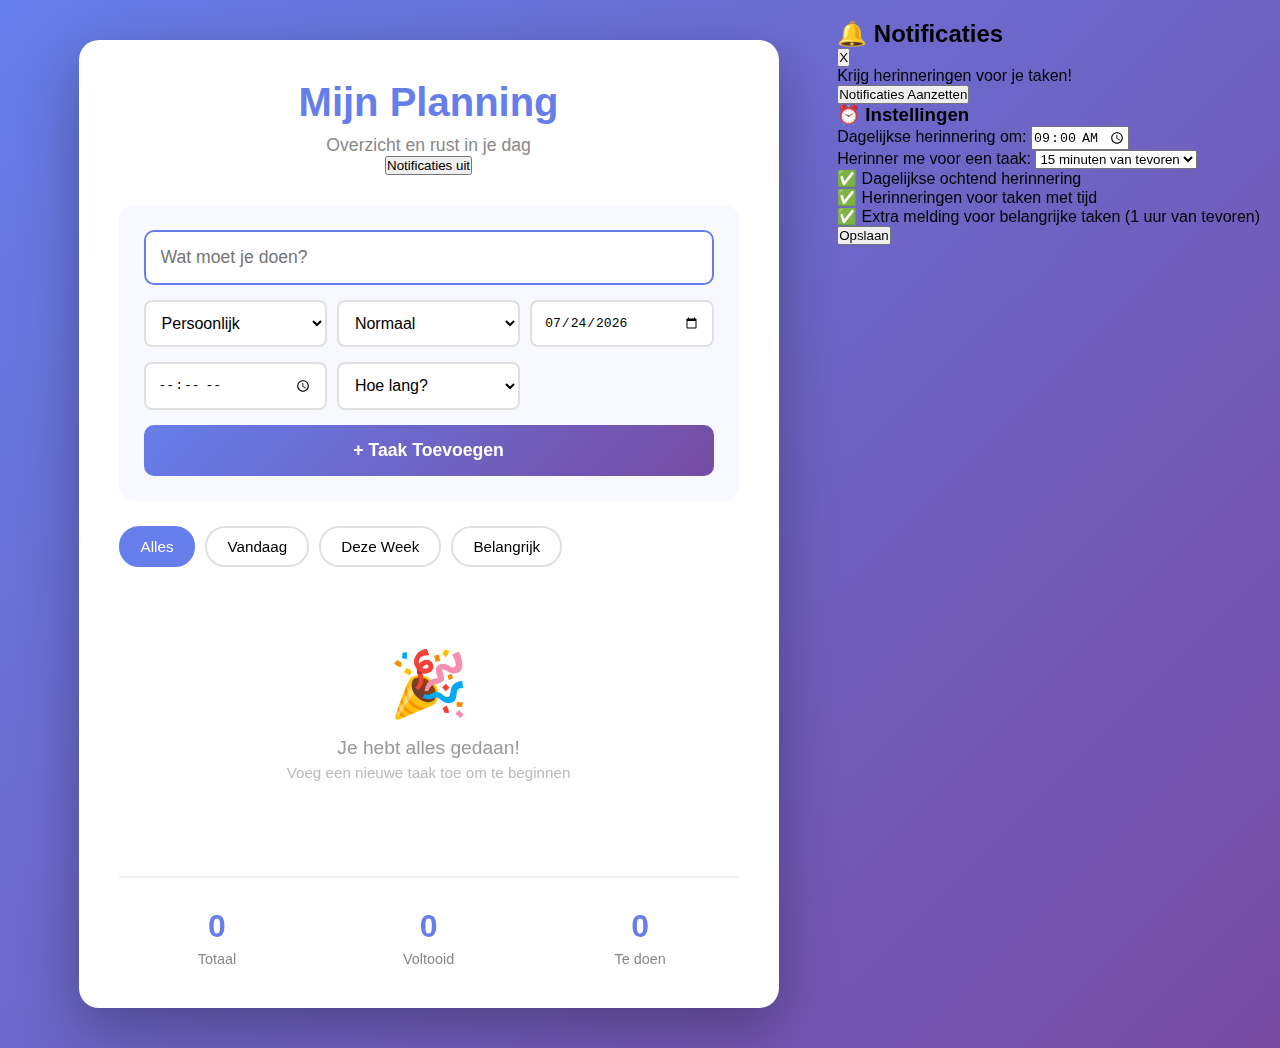
<file: index.html>
<!DOCTYPE html>
<html lang="nl">
<head>
    <meta charset="UTF-8">
    <meta name="viewport" content="width=device-width, initial-scale=1.0">
    <title>Mijn Planning</title>
    
    <meta name="theme-color" content="#667eea">
    <meta name="apple-mobile-web-app-capable" content="yes">
    <meta name="apple-mobile-web-app-status-bar-style" content="black-translucent">
    <meta name="apple-mobile-web-app-title" content="Mijn Planning">
    <meta name="description" content="Overzicht en rust in je dag">
    
    <link rel="apple-touch-icon" href="icon.png">
    <link rel="icon" type="image/png" href="icon.png">
    <link rel="manifest" href="manifest.json">
    
    <link rel="stylesheet" href="style.css">
</head>
<body>
    <div class="container">
        <header>
            <h1>Mijn Planning</h1>
            <p class="subtitle">Overzicht en rust in je dag</p>
            <button id="notificationBtn" class="notification-toggle">Notificaties uit</button>
        </header>

        <div class="add-task-section">
            <input type="text" id="taskInput" placeholder="Wat moet je doen?" class="task-input">
            
            <div class="task-options">
                <select id="categorySelect" class="category-select">
                    <option value="persoonlijk">Persoonlijk</option>
                    <option value="werk">Werk</option>
                    <option value="boodschappen">Boodschappen</option>
                    <option value="huishouden">Huishouden</option>
                    <option value="gezondheid">Gezondheid</option>
                    <option value="overig">Overig</option>
                </select>

                <select id="prioritySelect" class="priority-select">
                    <option value="laag">Laag</option>
                    <option value="normaal" selected>Normaal</option>
                    <option value="hoog">Belangrijk</option>
                </select>

                <input type="date" id="dateInput" class="date-input">
            </div>

            <div class="task-options">
                <input type="time" id="timeInput" class="time-input" placeholder="Tijd">
                
                <select id="durationSelect" class="duration-select">
                    <option value="">Hoe lang?</option>
                    <option value="15">15 min</option>
                    <option value="30">30 min</option>
                    <option value="45">45 min</option>
                    <option value="60">1 uur</option>
                    <option value="90">1,5 uur</option>
                    <option value="120">2 uur</option>
                    <option value="180">3 uur</option>
                    <option value="240">4 uur</option>
                </select>

                <div class="spacer"></div>
            </div>

            <button id="addTaskBtn" class="add-btn">+ Taak Toevoegen</button>
        </div>

        <div class="filters">
            <button class="filter-btn active" data-filter="all">Alles</button>
            <button class="filter-btn" data-filter="today">Vandaag</button>
            <button class="filter-btn" data-filter="week">Deze Week</button>
            <button class="filter-btn" data-filter="important">Belangrijk</button>
        </div>

        <div class="tasks-container">
            <div id="tasksList" class="tasks-list"></div>

            <div class="empty-state" id="emptyState">
                <div class="empty-icon">&#127881;</div>
                <p>Je hebt alles gedaan!</p>
                <p class="empty-subtitle">Voeg een nieuwe taak toe om te beginnen</p>
            </div>
        </div>

        <div class="stats">
            <div class="stat-item">
                <span class="stat-number" id="totalTasks">0</span>
                <span class="stat-label">Totaal</span>
            </div>
            <div class="stat-item">
                <span class="stat-number" id="completedTasks">0</span>
                <span class="stat-label">Voltooid</span>
            </div>
            <div class="stat-item">
                <span class="stat-number" id="remainingTasks">0</span>
                <span class="stat-label">Te doen</span>
            </div>
        </div>
    </div>

    <div id="notificationModal" class="modal">
        <div class="modal-content">
            <div class="modal-header">
                <h2 id="modalTitle">Notificaties</h2>
                <button id="closeModal" class="close-btn">X</button>
            </div>
            
            <div class="modal-body">
                <div class="notification-info">
                    <p>Krijg herinneringen voor je taken!</p>
                </div>

                <button id="enableNotificationsBtn" class="enable-btn">Notificaties Aanzetten</button>

                <div class="settings-section">
                    <h3 id="settingsTitle">Instellingen</h3>
                    
                    <div class="setting-item">
                        <label>Dagelijkse herinnering om:</label>
                        <input type="time" id="dailyTimeInput" value="09:00" class="setting-input">
                    </div>

                    <div class="setting-item">
                        <label>Herinner me voor een taak:</label>
                        <select id="reminderMinutesInput" class="setting-input">
                            <option value="5">5 minuten van tevoren</option>
                            <option value="10">10 minuten van tevoren</option>
                            <option value="15" selected>15 minuten van tevoren</option>
                            <option value="30">30 minuten van tevoren</option>
                            <option value="60">1 uur van tevoren</option>
                        </select>
                    </div>

                    <div class="setting-info">
                        <p id="setting1">Dagelijkse ochtend herinnering</p>
                        <p id="setting2">Herinneringen voor taken met tijd</p>
                        <p id="setting3">Extra melding voor belangrijke taken (1 uur van tevoren)</p>
                    </div>

                    <button id="saveSettingsBtn" class="save-btn">Opslaan</button>
                </div>
            </div>
        </div>
    </div>

    <script src="app.js"></script>
    <script>
        if ('serviceWorker' in navigator) {
            navigator.serviceWorker.register('sw.js').catch(function() {});
        }
        
        // Add emojis via JavaScript to avoid encoding issues
        document.addEventListener('DOMContentLoaded', function() {
            document.getElementById('modalTitle').textContent = String.fromCodePoint(0x1F514) + ' Notificaties';
            document.getElementById('settingsTitle').textContent = String.fromCodePoint(0x23F0) + ' Instellingen';
            document.getElementById('setting1').textContent = String.fromCodePoint(0x2705) + ' Dagelijkse ochtend herinnering';
            document.getElementById('setting2').textContent = String.fromCodePoint(0x2705) + ' Herinneringen voor taken met tijd';
            document.getElementById('setting3').textContent = String.fromCodePoint(0x2705) + ' Extra melding voor belangrijke taken (1 uur van tevoren)';
        });
    </script>
</body>
</html>
</file>
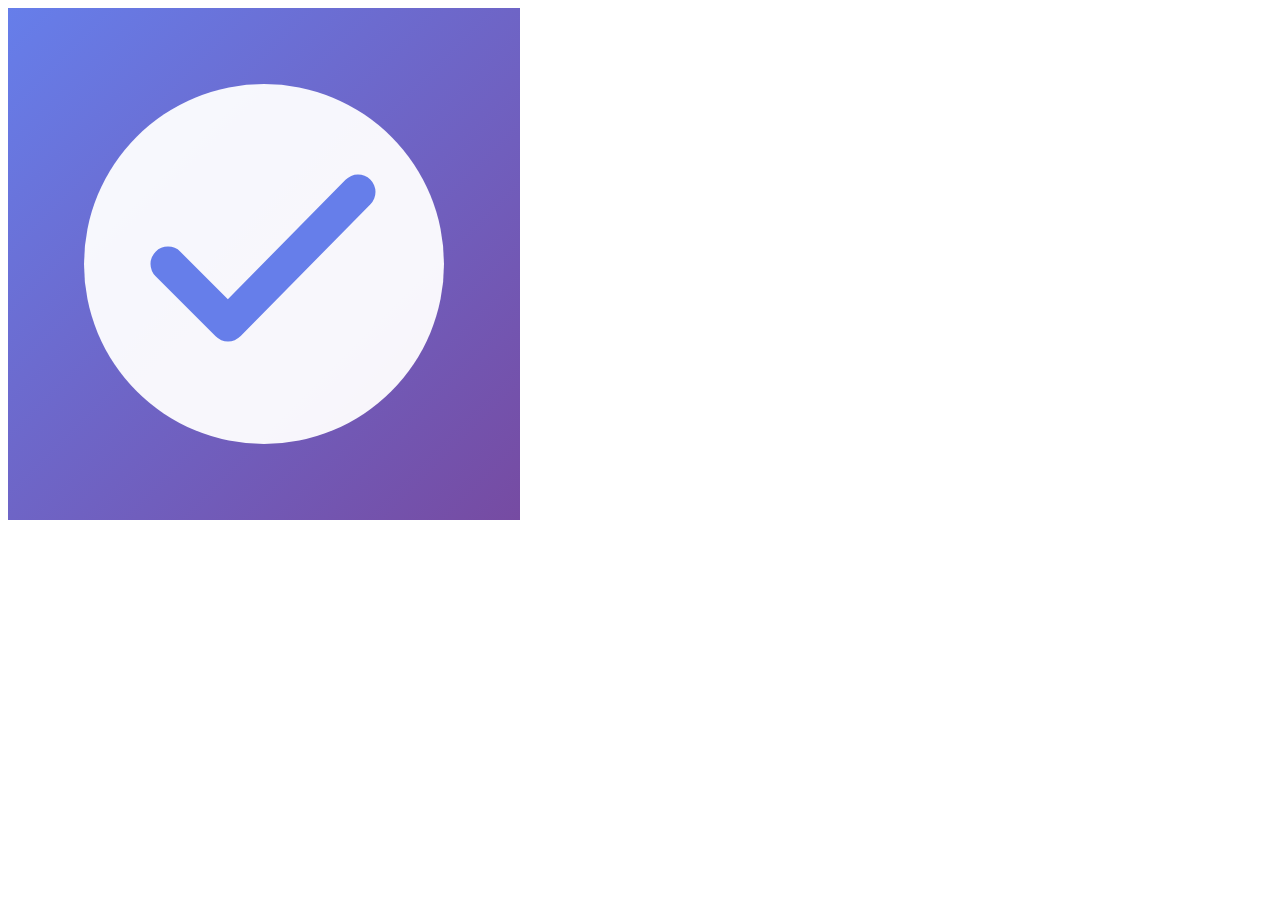
<file: icon-generator.html>
<!DOCTYPE html>
<html>
<head><title>Icon Generator</title></head>
<body>
<canvas id="canvas" width="512" height="512"></canvas>
<script>
const canvas = document.getElementById('canvas');
const ctx = canvas.getContext('2d');

// Background gradient
const gradient = ctx.createLinearGradient(0, 0, 512, 512);
gradient.addColorStop(0, '#667eea');
gradient.addColorStop(1, '#764ba2');
ctx.fillStyle = gradient;
ctx.fillRect(0, 0, 512, 512);

// White checkmark circle background
ctx.fillStyle = 'rgba(255, 255, 255, 0.95)';
ctx.beginPath();
ctx.arc(256, 256, 180, 0, Math.PI * 2);
ctx.fill();

// Checkmark
ctx.strokeStyle = '#667eea';
ctx.lineWidth = 35;
ctx.lineCap = 'round';
ctx.lineJoin = 'round';
ctx.beginPath();
ctx.moveTo(160, 256);
ctx.lineTo(220, 316);
ctx.lineTo(350, 184);
ctx.stroke();

// Download
const link = document.createElement('a');
link.download = 'icon.png';
link.href = canvas.toDataURL();
link.click();
</script>
</body>
</html>
</file>
<file: style.css>
* {
    margin: 0;
    padding: 0;
    box-sizing: border-box;
}

body {
    font-family: 'Segoe UI', Tahoma, Geneva, Verdana, sans-serif;
    background: linear-gradient(135deg, #667eea 0%, #764ba2 100%);
    min-height: 100vh;
    padding: 20px;
    display: flex;
    justify-content: center;
    align-items: flex-start;
}

.container {
    background: white;
    border-radius: 20px;
    box-shadow: 0 20px 60px rgba(0, 0, 0, 0.3);
    max-width: 700px;
    width: 100%;
    padding: 40px;
    margin: 20px auto;
}

header {
    text-align: center;
    margin-bottom: 30px;
}

h1 {
    color: #667eea;
    font-size: 2.5em;
    margin-bottom: 10px;
}

.subtitle {
    color: #888;
    font-size: 1.1em;
}

.add-task-section {
    background: #f8f9ff;
    padding: 25px;
    border-radius: 15px;
    margin-bottom: 25px;
}

.task-input {
    width: 100%;
    padding: 15px;
    border: 2px solid #e0e0e0;
    border-radius: 10px;
    font-size: 1.1em;
    margin-bottom: 15px;
    transition: border-color 0.3s;
}

.task-input:focus {
    outline: none;
    border-color: #667eea;
}

.task-options {
    display: grid;
    grid-template-columns: 1fr 1fr 1fr;
    gap: 10px;
    margin-bottom: 15px;
}

.category-select, .priority-select, .date-input, .time-input, .duration-select {
    padding: 12px;
    border: 2px solid #e0e0e0;
    border-radius: 8px;
    font-size: 1em;
    background: white;
    cursor: pointer;
    transition: border-color 0.3s;
}

.category-select:focus, .priority-select:focus, .date-input:focus, .time-input:focus, .duration-select:focus {
    outline: none;
    border-color: #667eea;
}

.time-input {
    cursor: text;
}

.spacer {
    /* Empty spacer for grid layout */
}

.add-btn {
    width: 100%;
    padding: 15px;
    background: linear-gradient(135deg, #667eea 0%, #764ba2 100%);
    color: white;
    border: none;
    border-radius: 10px;
    font-size: 1.1em;
    font-weight: bold;
    cursor: pointer;
    transition: transform 0.2s, box-shadow 0.2s;
}

.add-btn:hover {
    transform: translateY(-2px);
    box-shadow: 0 5px 15px rgba(102, 126, 234, 0.4);
}

.add-btn:active {
    transform: translateY(0);
}

.filters {
    display: flex;
    gap: 10px;
    margin-bottom: 20px;
    flex-wrap: wrap;
}

.filter-btn {
    padding: 10px 20px;
    border: 2px solid #e0e0e0;
    background: white;
    border-radius: 20px;
    cursor: pointer;
    transition: all 0.3s;
    font-size: 0.95em;
}

.filter-btn:hover {
    border-color: #667eea;
    color: #667eea;
}

.filter-btn.active {
    background: #667eea;
    color: white;
    border-color: #667eea;
}

.tasks-container {
    min-height: 200px;
}

.tasks-list {
    display: flex;
    flex-direction: column;
    gap: 12px;
}

.task-item {
    background: white;
    border: 2px solid #e0e0e0;
    border-radius: 12px;
    padding: 15px;
    display: flex;
    align-items: center;
    gap: 15px;
    transition: all 0.3s;
    animation: slideIn 0.3s ease-out;
}

@keyframes slideIn {
    from {
        opacity: 0;
        transform: translateY(-10px);
    }
    to {
        opacity: 1;
        transform: translateY(0);
    }
}

.task-item:hover {
    box-shadow: 0 5px 15px rgba(0, 0, 0, 0.1);
    transform: translateY(-2px);
}

.task-item.completed {
    opacity: 0.6;
    background: #f5f5f5;
}

.task-item.completed .task-text {
    text-decoration: line-through;
    color: #999;
}

.task-checkbox {
    width: 24px;
    height: 24px;
    cursor: pointer;
    accent-color: #667eea;
}

.task-content {
    flex: 1;
}

.task-text {
    font-size: 1.1em;
    color: #333;
    margin-bottom: 5px;
}

.task-meta {
    display: flex;
    gap: 10px;
    flex-wrap: wrap;
    margin-top: 8px;
}

.task-category, .task-priority, .task-date, .task-time, .task-duration {
    font-size: 0.85em;
    padding: 4px 10px;
    border-radius: 12px;
    background: #f0f0f0;
}

.task-time {
    background: #e8f5e9;
    color: #2e7d32;
    font-weight: 600;
}

.task-duration {
    background: #fff3e0;
    color: #e65100;
}

.task-priority.hoog {
    background: #ffe0e0;
    color: #cc0000;
    font-weight: bold;
}

.task-priority.normaal {
    background: #fff4e0;
    color: #cc8800;
}

.task-priority.laag {
    background: #e0f0ff;
    color: #0066cc;
}

.delete-btn {
    padding: 8px 15px;
    background: #ff4757;
    color: white;
    border: none;
    border-radius: 8px;
    cursor: pointer;
    transition: background 0.3s;
}

.delete-btn:hover {
    background: #ee3344;
}

.empty-state {
    text-align: center;
    padding: 60px 20px;
    color: #999;
}

.empty-state.hidden {
    display: none;
}

.empty-icon {
    font-size: 4em;
    margin-bottom: 15px;
}

.empty-state p {
    font-size: 1.2em;
    margin-bottom: 5px;
}

.empty-subtitle {
    font-size: 0.95em !important;
    color: #bbb;
}

.stats {
    display: grid;
    grid-template-columns: repeat(3, 1fr);
    gap: 15px;
    margin-top: 30px;
    padding-top: 30px;
    border-top: 2px solid #f0f0f0;
}

.stat-item {
    text-align: center;
}

.stat-number {
    display: block;
    font-size: 2em;
    font-weight: bold;
    color: #667eea;
    margin-bottom: 5px;
}

.stat-label {
    color: #888;
    font-size: 0.9em;
}

@media (max-width: 600px) {
    .container {
        padding: 20px;
    }
    
    h1 {
        font-size: 2em;
    }
    
    .task-options {
        grid-template-columns: 1fr;
    }
    
    .filters {
        justify-content: center;
    }
}
</file>
